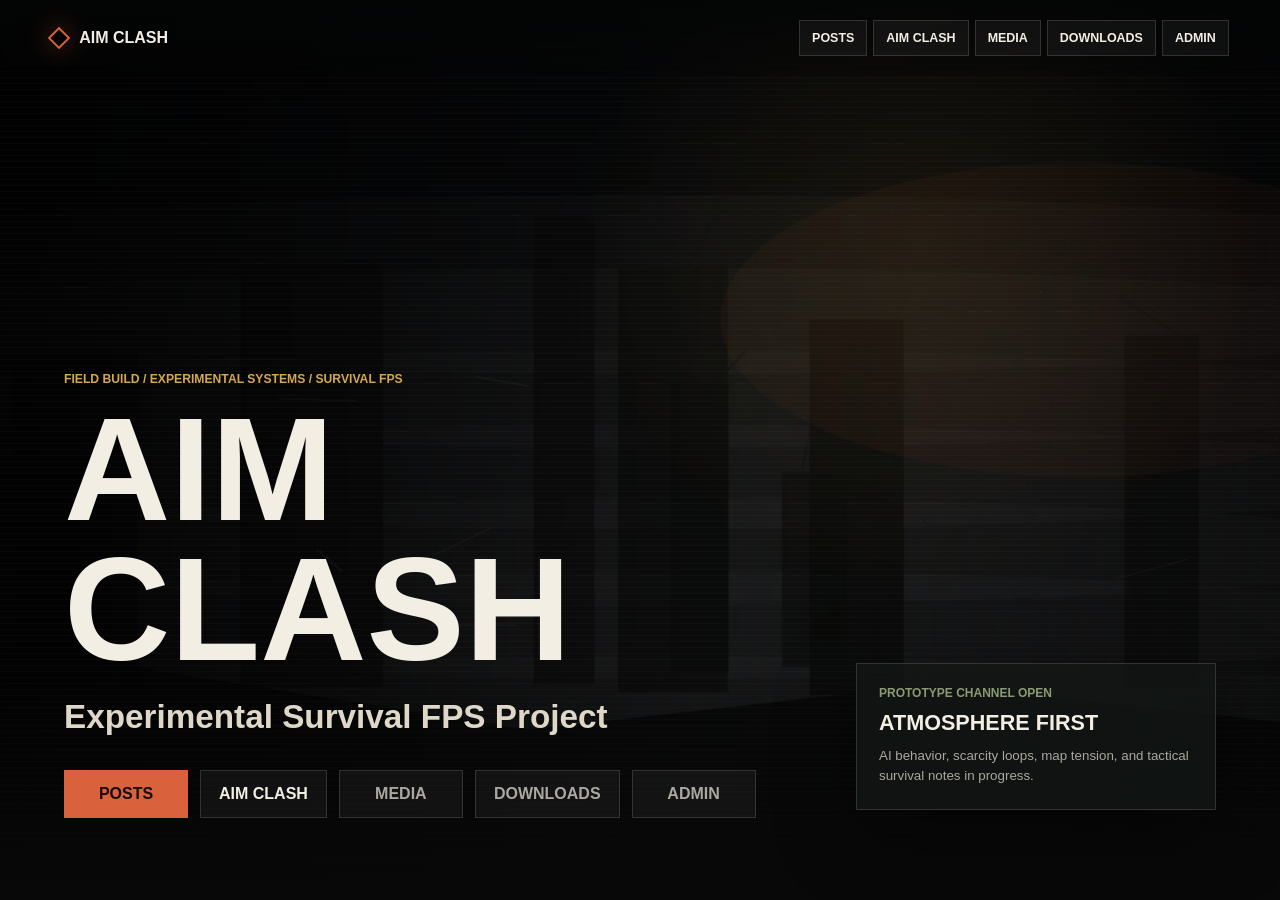
<file: index.html>
<!DOCTYPE html>
<html lang="en">
<head>
  <meta charset="UTF-8">
  <meta name="viewport" content="width=device-width, initial-scale=1.0">
  <meta name="description" content="AIM Clash - Experimental Survival FPS Project">
  <title>AIM Clash | Experimental Survival FPS Project</title>
  <link rel="stylesheet" href="styles.css">
</head>
<body class="home-page">
  <header class="site-header" data-nav>
    <a class="brand" href="index.html" aria-label="AIM Clash home">
      <span class="brand-mark"></span>
      <span>AIM Clash</span>
    </a>
    <button class="nav-toggle" type="button" aria-label="Open navigation" aria-expanded="false">
      <span></span>
      <span></span>
    </button>
    <nav class="site-nav" aria-label="Primary navigation">
      <a href="posts.html">Posts</a>
      <a href="aimclash.html">AIM Clash</a>
      <a href="media.html">Media</a>
      <a href="downloads.html">Downloads</a>
      <a href="admin.html">Admin</a>
    </nav>
  </header>

  <main class="hero">
    <div class="scanlines"></div>
    <section class="hero-content" aria-labelledby="home-title">
      <p class="kicker">Field build / experimental systems / survival FPS</p>
      <h1 id="home-title">AIM Clash</h1>
      <p class="subtitle">Experimental Survival FPS Project</p>
      <div class="hero-actions" aria-label="Primary pages">
        <a class="button primary" href="posts.html">Posts</a>
        <a class="button" href="aimclash.html">AIM Clash</a>
        <a class="button ghost" href="media.html">Media</a>
        <a class="button ghost" href="downloads.html">Downloads</a>
        <a class="button ghost" href="admin.html">Admin</a>
      </div>
    </section>
    <aside class="hero-status" aria-label="Project signal">
      <span>Prototype channel open</span>
      <strong>Atmosphere first</strong>
      <small>AI behavior, scarcity loops, map tension, and tactical survival notes in progress.</small>
    </aside>
  </main>

  <script src="app.js"></script>
</body>
</html>
</file>
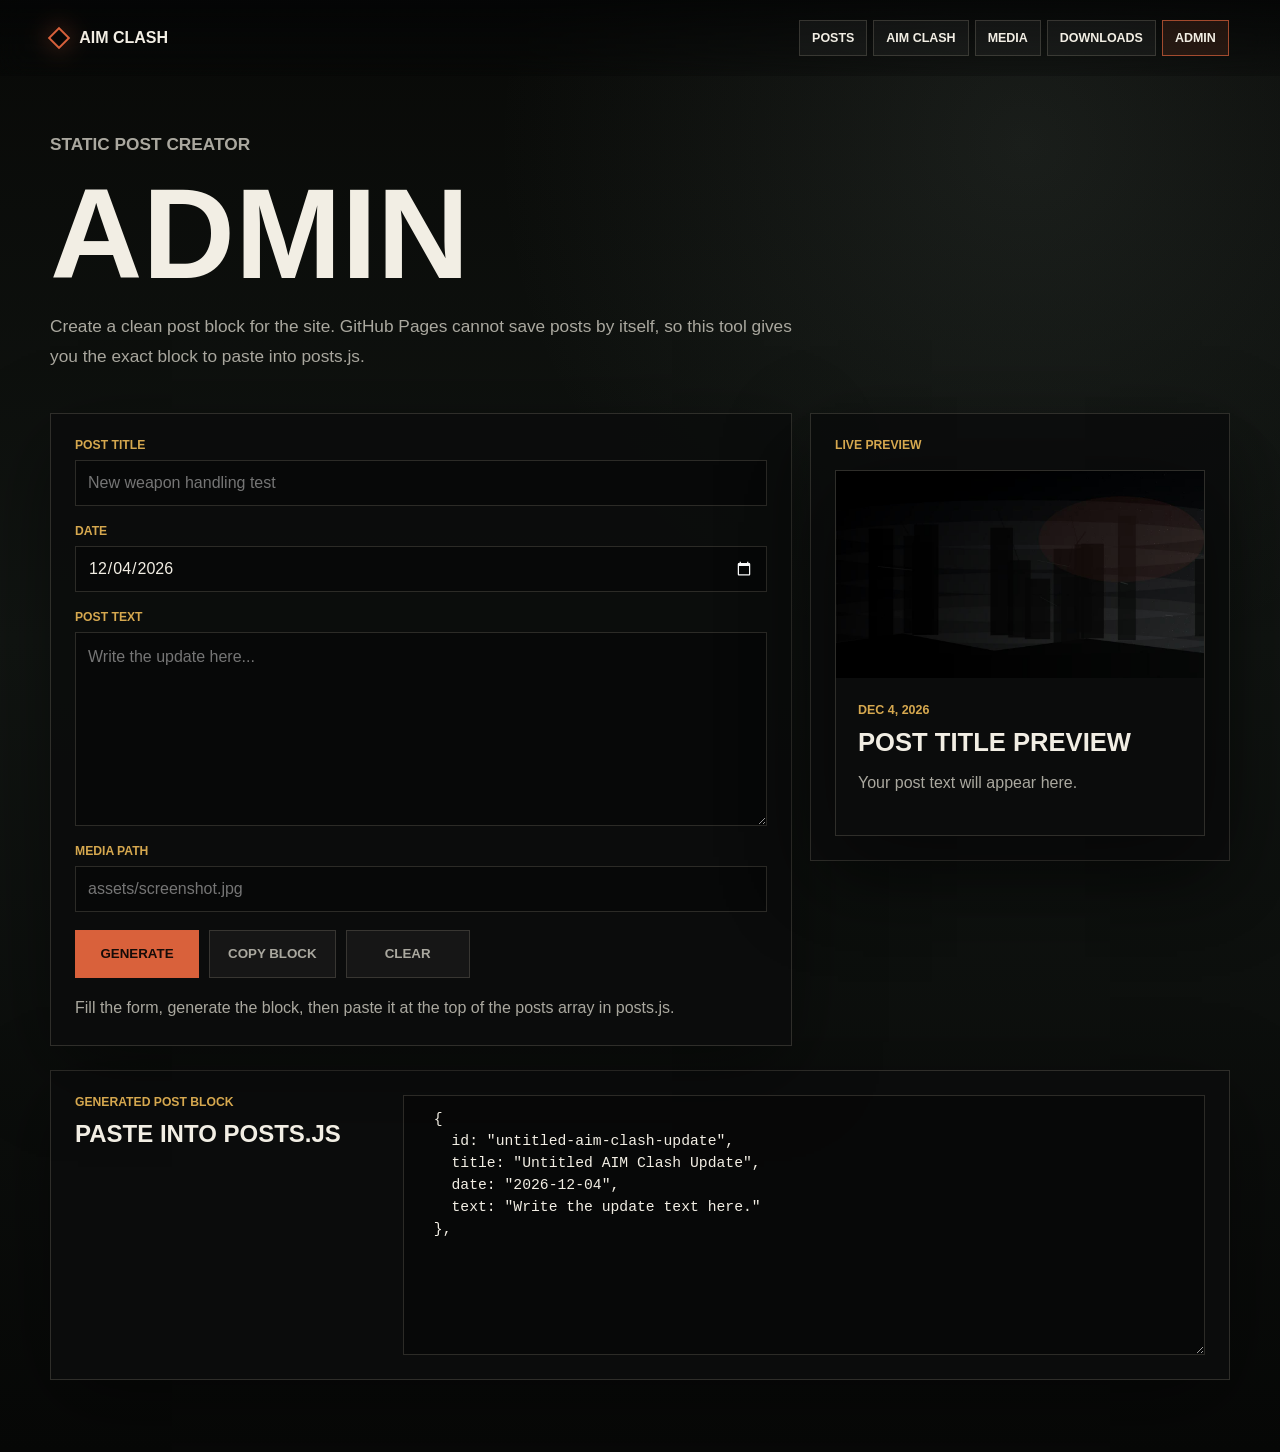
<file: admin.html>
<!DOCTYPE html>
<html lang="en">
<head>
  <meta charset="UTF-8">
  <meta name="viewport" content="width=device-width, initial-scale=1.0">
  <meta name="description" content="Create AIM Clash post blocks for the static GitHub Pages site">
  <title>Admin | AIM Clash</title>
  <link rel="stylesheet" href="styles.css">
</head>
<body>
  <header class="site-header" data-nav>
    <a class="brand" href="index.html" aria-label="AIM Clash home">
      <span class="brand-mark"></span>
      <span>AIM Clash</span>
    </a>
    <button class="nav-toggle" type="button" aria-label="Open navigation" aria-expanded="false">
      <span></span>
      <span></span>
    </button>
    <nav class="site-nav" aria-label="Primary navigation">
      <a href="posts.html">Posts</a>
      <a href="aimclash.html">AIM Clash</a>
      <a href="media.html">Media</a>
      <a href="downloads.html">Downloads</a>
      <a href="admin.html">Admin</a>
    </nav>
  </header>

  <main class="page-shell">
    <section class="page-intro compact">
      <p class="kicker">Static post creator</p>
      <h1>Admin</h1>
      <p>Create a clean post block for the site. GitHub Pages cannot save posts by itself, so this tool gives you the exact block to paste into posts.js.</p>
    </section>

    <section class="admin-layout">
      <form class="admin-panel" id="post-creator">
        <label>
          <span>Post title</span>
          <input name="title" type="text" placeholder="New weapon handling test" required>
        </label>

        <label>
          <span>Date</span>
          <input name="date" type="date" required>
        </label>

        <label>
          <span>Post text</span>
          <textarea name="text" rows="7" placeholder="Write the update here..." required></textarea>
        </label>

        <label>
          <span>Media path</span>
          <input name="media" type="text" placeholder="assets/screenshot.jpg">
        </label>

        <div class="admin-actions">
          <button class="button primary" type="submit">Generate</button>
          <button class="button ghost" type="button" id="copy-post">Copy Block</button>
          <button class="button ghost" type="reset">Clear</button>
        </div>
        <p class="admin-note" id="copy-status">Fill the form, generate the block, then paste it at the top of the posts array in posts.js.</p>
      </form>

      <aside class="admin-preview">
        <p class="kicker">Live preview</p>
        <article class="post-card">
          <img id="preview-image" src="assets/screen-checkpoint.jpg" alt="Post media preview">
          <div class="post-body">
            <time id="preview-date" datetime="">Today</time>
            <h2 id="preview-title">Post title preview</h2>
            <p id="preview-text">Your post text will appear here.</p>
          </div>
        </article>
      </aside>
    </section>

    <section class="code-output-panel">
      <div>
        <p class="kicker">Generated post block</p>
        <h2>Paste Into posts.js</h2>
      </div>
      <textarea id="post-output" readonly spellcheck="false"></textarea>
    </section>
  </main>

  <script src="app.js"></script>
</body>
</html>
</file>
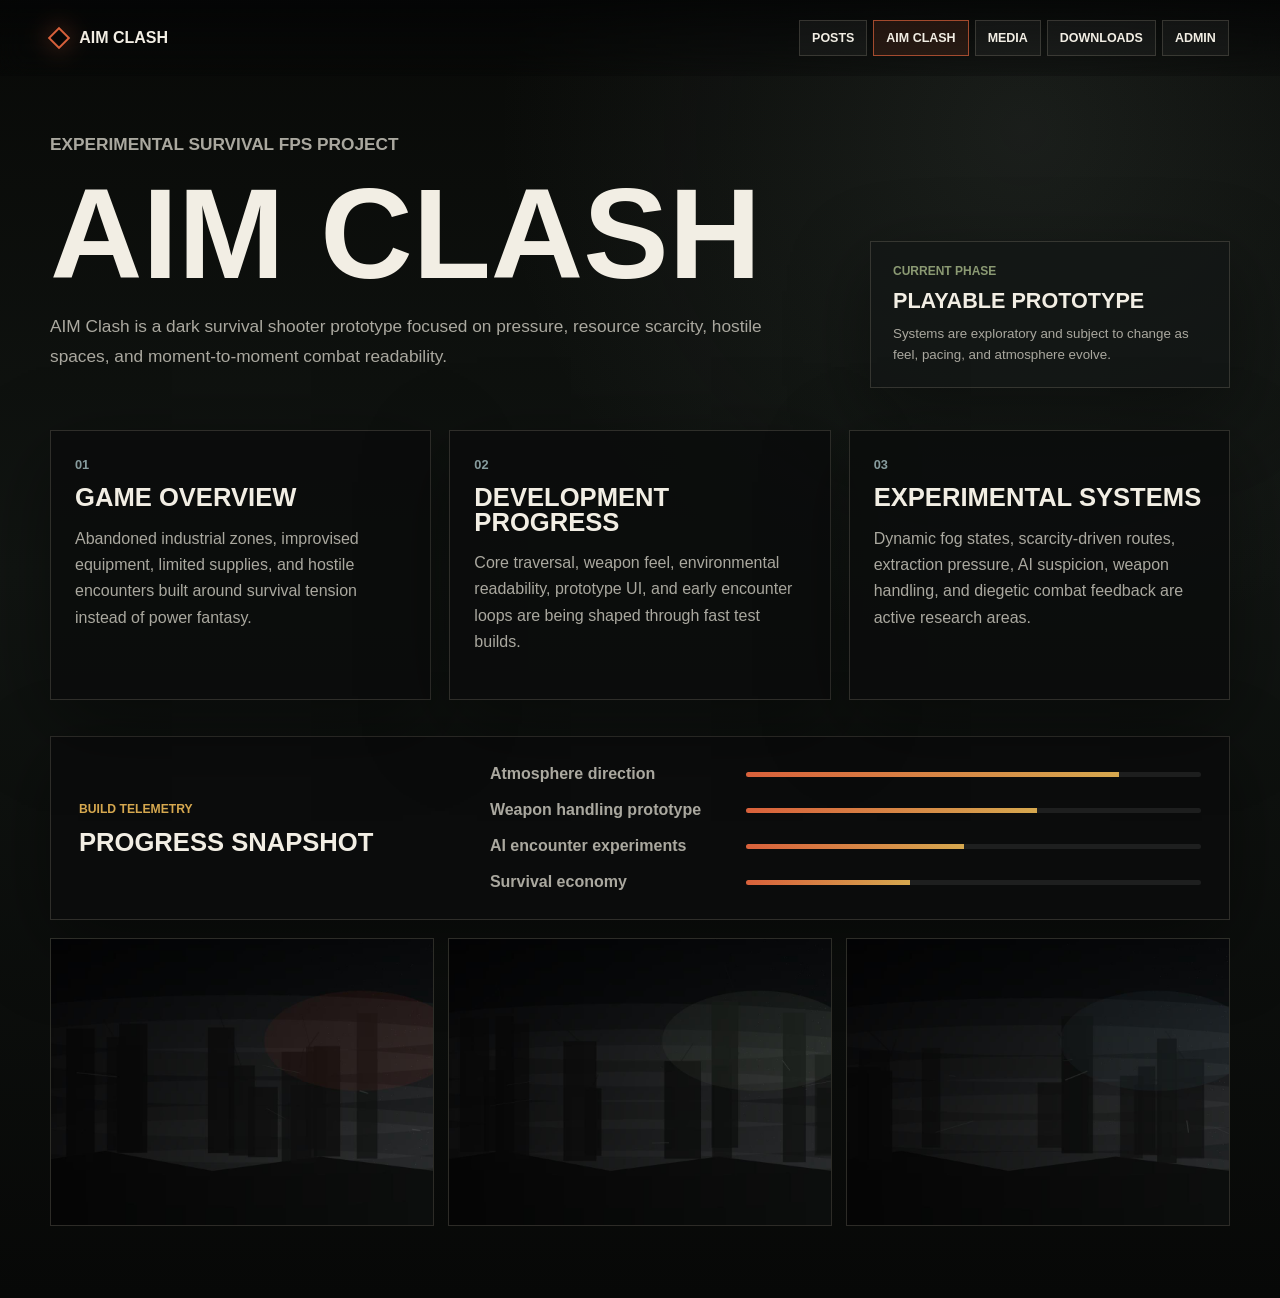
<file: aimclash.html>
<!DOCTYPE html>
<html lang="en">
<head>
  <meta charset="UTF-8">
  <meta name="viewport" content="width=device-width, initial-scale=1.0">
  <meta name="description" content="Overview and development progress for AIM Clash">
  <title>AIM Clash | Project Overview</title>
  <link rel="stylesheet" href="styles.css">
</head>
<body>
  <header class="site-header" data-nav>
    <a class="brand" href="index.html" aria-label="AIM Clash home">
      <span class="brand-mark"></span>
      <span>AIM Clash</span>
    </a>
    <button class="nav-toggle" type="button" aria-label="Open navigation" aria-expanded="false">
      <span></span>
      <span></span>
    </button>
    <nav class="site-nav" aria-label="Primary navigation">
      <a href="posts.html">Posts</a>
      <a href="aimclash.html">AIM Clash</a>
      <a href="media.html">Media</a>
      <a href="downloads.html">Downloads</a>
      <a href="admin.html">Admin</a>
    </nav>
  </header>

  <main class="page-shell">
    <section class="page-intro split">
      <div>
        <p class="kicker">Experimental survival FPS project</p>
        <h1>AIM Clash</h1>
        <p>AIM Clash is a dark survival shooter prototype focused on pressure, resource scarcity, hostile spaces, and moment-to-moment combat readability.</p>
      </div>
      <div class="signal-panel">
        <span>Current phase</span>
        <strong>Playable prototype</strong>
        <small>Systems are exploratory and subject to change as feel, pacing, and atmosphere evolve.</small>
      </div>
    </section>

    <section class="section-band">
      <div class="feature-grid">
        <article class="feature-card">
          <span class="card-number">01</span>
          <h2>Game Overview</h2>
          <p>Abandoned industrial zones, improvised equipment, limited supplies, and hostile encounters built around survival tension instead of power fantasy.</p>
        </article>
        <article class="feature-card">
          <span class="card-number">02</span>
          <h2>Development Progress</h2>
          <p>Core traversal, weapon feel, environmental readability, prototype UI, and early encounter loops are being shaped through fast test builds.</p>
        </article>
        <article class="feature-card">
          <span class="card-number">03</span>
          <h2>Experimental Systems</h2>
          <p>Dynamic fog states, scarcity-driven routes, extraction pressure, AI suspicion, weapon handling, and diegetic combat feedback are active research areas.</p>
        </article>
      </div>
    </section>

    <section class="progress-layout">
      <div>
        <p class="kicker">Build telemetry</p>
        <h2>Progress Snapshot</h2>
      </div>
      <div class="progress-list">
        <div class="progress-row">
          <span>Atmosphere direction</span>
          <meter value="82" min="0" max="100">82%</meter>
        </div>
        <div class="progress-row">
          <span>Weapon handling prototype</span>
          <meter value="64" min="0" max="100">64%</meter>
        </div>
        <div class="progress-row">
          <span>AI encounter experiments</span>
          <meter value="48" min="0" max="100">48%</meter>
        </div>
        <div class="progress-row">
          <span>Survival economy</span>
          <meter value="36" min="0" max="100">36%</meter>
        </div>
      </div>
    </section>

    <section class="screenshot-strip" aria-label="AIM Clash screenshots">
      <img src="assets/screen-checkpoint.jpg" alt="Foggy checkpoint concept scene">
      <img src="assets/screen-industrial-fog.jpg" alt="Industrial ruins concept scene">
      <img src="assets/screen-night-raid.jpg" alt="Night raid concept scene">
    </section>
  </main>

  <script src="app.js"></script>
</body>
</html>
</file>
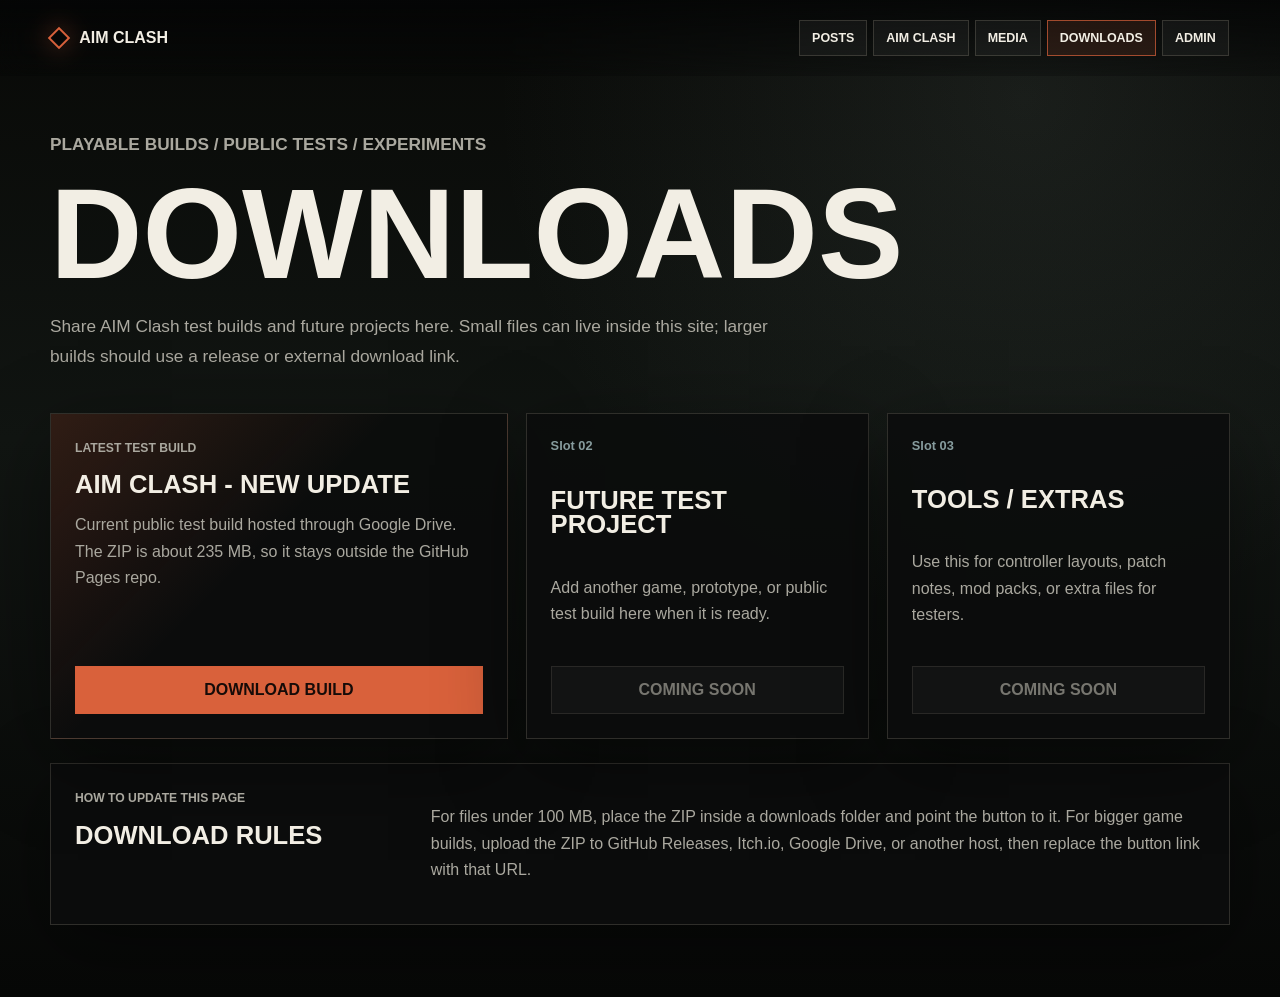
<file: downloads.html>
<!DOCTYPE html>
<html lang="en">
<head>
  <meta charset="UTF-8">
  <meta name="viewport" content="width=device-width, initial-scale=1.0">
  <meta name="description" content="AIM Clash test builds and downloadable experimental projects">
  <title>Downloads | AIM Clash</title>
  <link rel="stylesheet" href="styles.css">
</head>
<body>
  <header class="site-header" data-nav>
    <a class="brand" href="index.html" aria-label="AIM Clash home">
      <span class="brand-mark"></span>
      <span>AIM Clash</span>
    </a>
    <button class="nav-toggle" type="button" aria-label="Open navigation" aria-expanded="false">
      <span></span>
      <span></span>
    </button>
    <nav class="site-nav" aria-label="Primary navigation">
      <a href="posts.html">Posts</a>
      <a href="aimclash.html">AIM Clash</a>
      <a href="media.html">Media</a>
      <a href="downloads.html">Downloads</a>
      <a href="admin.html">Admin</a>
    </nav>
  </header>

  <main class="page-shell">
    <section class="page-intro compact">
      <p class="kicker">Playable builds / public tests / experiments</p>
      <h1>Downloads</h1>
      <p>Share AIM Clash test builds and future projects here. Small files can live inside this site; larger builds should use a release or external download link.</p>
    </section>

    <section class="download-grid" aria-label="Available downloads">
      <article class="download-card featured">
        <div>
          <p class="kicker">Latest test build</p>
          <h2>AIM Clash - New Update</h2>
          <p>Current public test build hosted through Google Drive. The ZIP is about 235 MB, so it stays outside the GitHub Pages repo.</p>
        </div>
        <a class="button primary" href="https://drive.google.com/file/d/1f0Ia5v_MrXXF3KgNPammL4v0i2u0UVE8/view?usp=sharing" target="_blank" rel="noopener">Download Build</a>
      </article>

      <article class="download-card">
        <span class="card-number">Slot 02</span>
        <h2>Future Test Project</h2>
        <p>Add another game, prototype, or public test build here when it is ready.</p>
        <a class="button ghost" href="#" aria-disabled="true">Coming Soon</a>
      </article>

      <article class="download-card">
        <span class="card-number">Slot 03</span>
        <h2>Tools / Extras</h2>
        <p>Use this for controller layouts, patch notes, mod packs, or extra files for testers.</p>
        <a class="button ghost" href="#" aria-disabled="true">Coming Soon</a>
      </article>
    </section>

    <section class="guide-panel">
      <div>
        <p class="kicker">How to update this page</p>
        <h2>Download Rules</h2>
      </div>
      <p>For files under 100 MB, place the ZIP inside a downloads folder and point the button to it. For bigger game builds, upload the ZIP to GitHub Releases, Itch.io, Google Drive, or another host, then replace the button link with that URL.</p>
    </section>
  </main>

  <script src="app.js"></script>
</body>
</html>
</file>
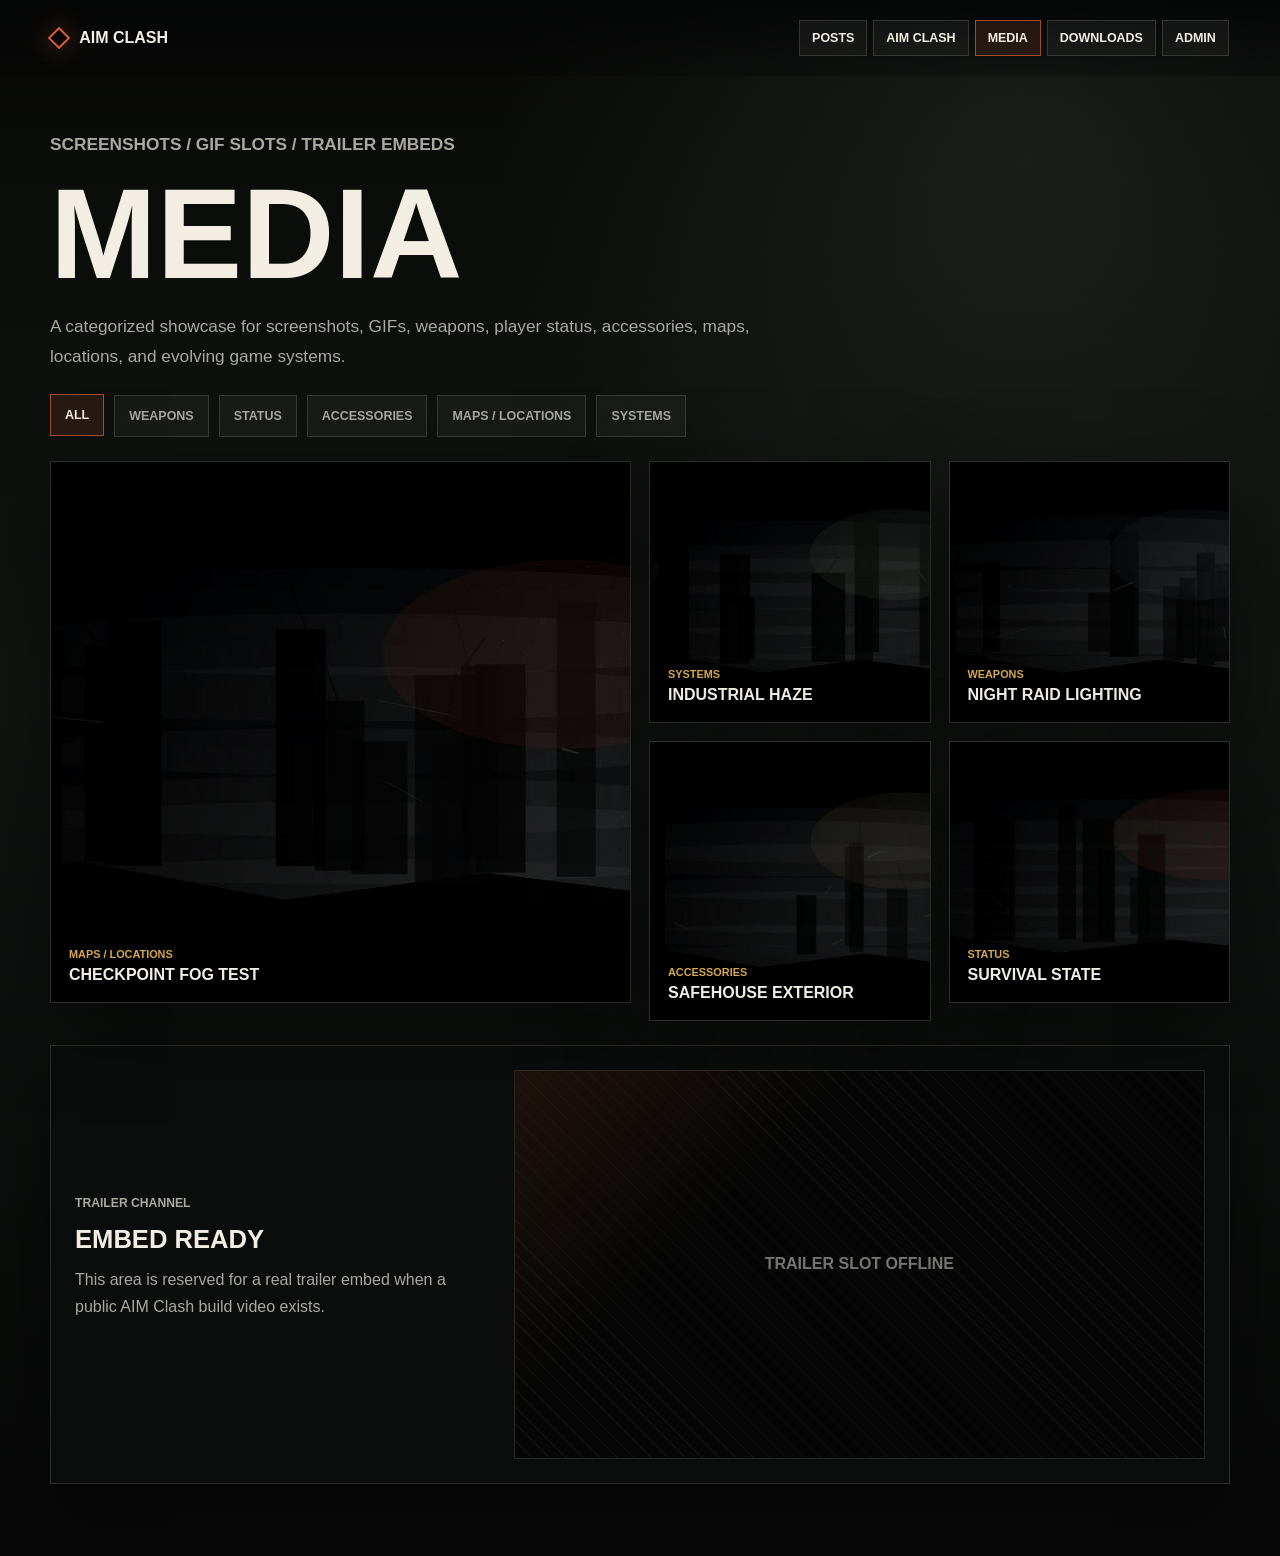
<file: media.html>
<!DOCTYPE html>
<html lang="en">
<head>
  <meta charset="UTF-8">
  <meta name="viewport" content="width=device-width, initial-scale=1.0">
  <meta name="description" content="AIM Clash media gallery">
  <title>Media | AIM Clash</title>
  <link rel="stylesheet" href="styles.css">
</head>
<body>
  <header class="site-header" data-nav>
    <a class="brand" href="index.html" aria-label="AIM Clash home">
      <span class="brand-mark"></span>
      <span>AIM Clash</span>
    </a>
    <button class="nav-toggle" type="button" aria-label="Open navigation" aria-expanded="false">
      <span></span>
      <span></span>
    </button>
    <nav class="site-nav" aria-label="Primary navigation">
      <a href="posts.html">Posts</a>
      <a href="aimclash.html">AIM Clash</a>
      <a href="media.html">Media</a>
      <a href="downloads.html">Downloads</a>
      <a href="admin.html">Admin</a>
    </nav>
  </header>

  <main class="page-shell">
    <section class="page-intro compact">
      <p class="kicker">Screenshots / GIF slots / trailer embeds</p>
      <h1>Media</h1>
      <p>A categorized showcase for screenshots, GIFs, weapons, player status, accessories, maps, locations, and evolving game systems.</p>
    </section>

    <div class="filter-bar" aria-label="Media categories">
      <button class="filter-button active" type="button" data-filter="all">All</button>
      <button class="filter-button" type="button" data-filter="weapons">Weapons</button>
      <button class="filter-button" type="button" data-filter="status">Status</button>
      <button class="filter-button" type="button" data-filter="accessories">Accessories</button>
      <button class="filter-button" type="button" data-filter="maps">Maps / Locations</button>
      <button class="filter-button" type="button" data-filter="systems">Systems</button>
    </div>

    <section class="media-grid" aria-label="AIM Clash media gallery">
      <figure class="media-item large" data-category="maps">
        <img src="assets/screen-checkpoint.jpg" alt="Checkpoint surrounded by heavy fog">
        <figcaption><span>Maps / Locations</span>Checkpoint fog test</figcaption>
      </figure>
      <figure class="media-item" data-category="systems">
        <img src="assets/screen-industrial-fog.jpg" alt="Industrial zone buried in green-gray haze">
        <figcaption><span>Systems</span>Industrial haze</figcaption>
      </figure>
      <figure class="media-item" data-category="weapons">
        <img src="assets/screen-night-raid.jpg" alt="Night raid lighting study">
        <figcaption><span>Weapons</span>Night raid lighting</figcaption>
      </figure>
      <figure class="media-item tall" data-category="accessories">
        <img src="assets/screen-safehouse.jpg" alt="Safehouse at the edge of a ruined district">
        <figcaption><span>Accessories</span>Safehouse exterior</figcaption>
      </figure>
      <figure class="media-item" data-category="status">
        <img src="assets/hero-apocalypse.jpg" alt="Dark survival status concept scene">
        <figcaption><span>Status</span>Survival state</figcaption>
      </figure>
    </section>

    <section class="trailer-slot" aria-label="Trailer embed slot">
      <div>
        <p class="kicker">Trailer channel</p>
        <h2>Embed Ready</h2>
        <p>This area is reserved for a real trailer embed when a public AIM Clash build video exists.</p>
      </div>
      <div class="video-frame">
        <span>Trailer slot offline</span>
      </div>
    </section>
  </main>

  <script src="app.js"></script>
</body>
</html>
</file>
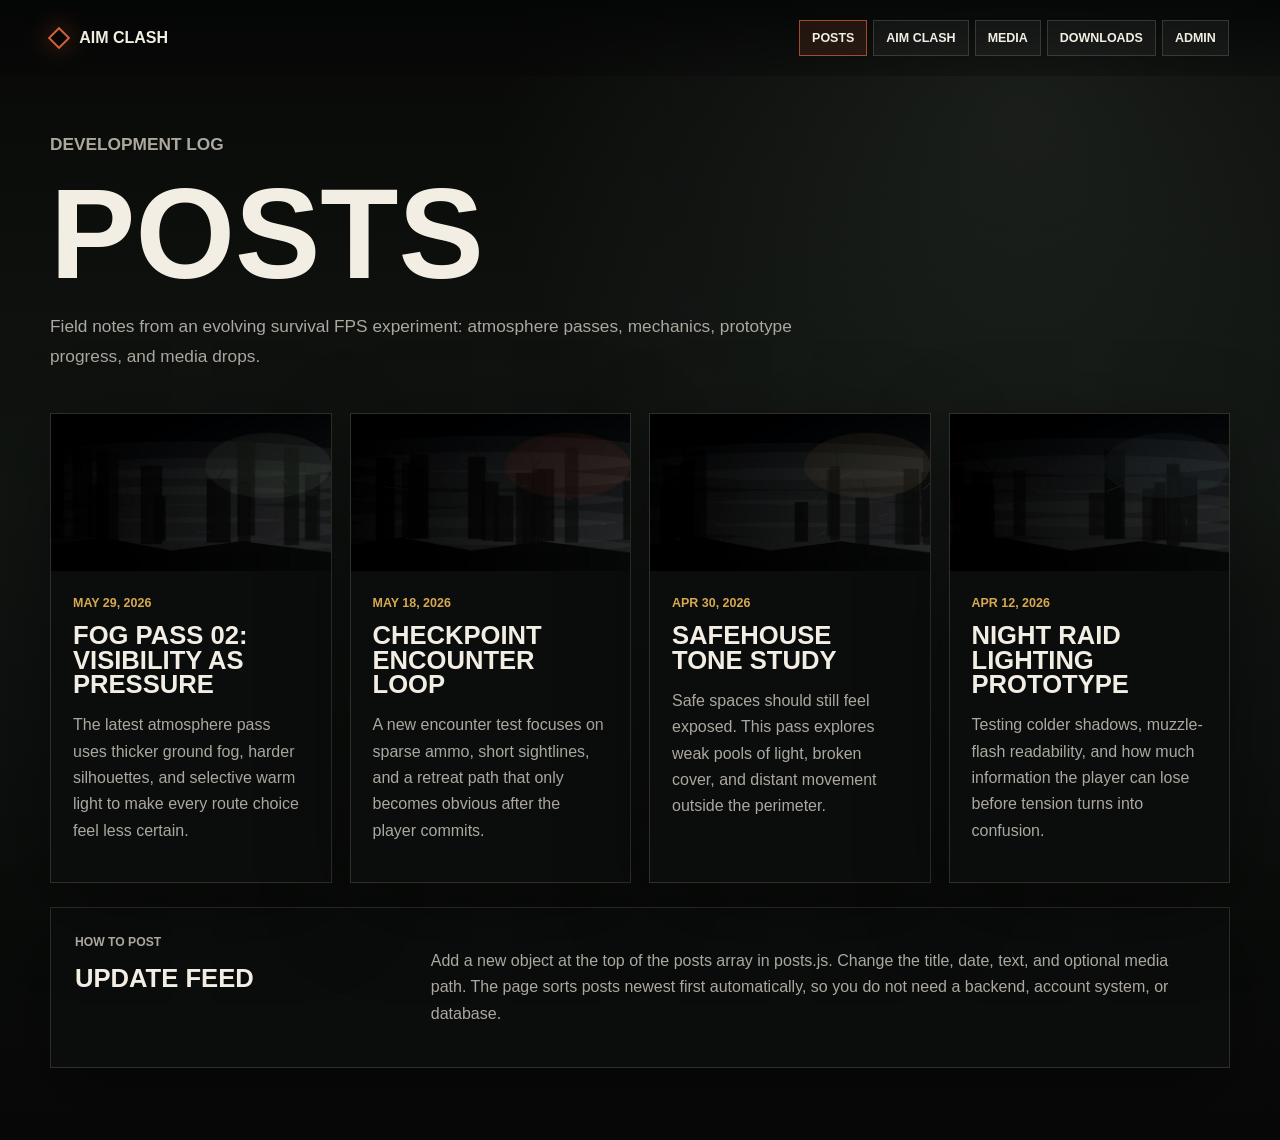
<file: posts.html>
<!DOCTYPE html>
<html lang="en">
<head>
  <meta charset="UTF-8">
  <meta name="viewport" content="width=device-width, initial-scale=1.0">
  <meta name="description" content="AIM Clash development posts and field notes">
  <title>Posts | AIM Clash</title>
  <link rel="stylesheet" href="styles.css">
</head>
<body>
  <header class="site-header" data-nav>
    <a class="brand" href="index.html" aria-label="AIM Clash home">
      <span class="brand-mark"></span>
      <span>AIM Clash</span>
    </a>
    <button class="nav-toggle" type="button" aria-label="Open navigation" aria-expanded="false">
      <span></span>
      <span></span>
    </button>
    <nav class="site-nav" aria-label="Primary navigation">
      <a href="posts.html">Posts</a>
      <a href="aimclash.html">AIM Clash</a>
      <a href="media.html">Media</a>
      <a href="downloads.html">Downloads</a>
      <a href="admin.html">Admin</a>
    </nav>
  </header>

  <main class="page-shell">
    <section class="page-intro compact">
      <p class="kicker">Development log</p>
      <h1>Posts</h1>
      <p>Field notes from an evolving survival FPS experiment: atmosphere passes, mechanics, prototype progress, and media drops.</p>
    </section>

    <section class="posts-grid" id="posts-root" aria-live="polite"></section>

    <section class="guide-panel">
      <div>
        <p class="kicker">How to post</p>
        <h2>Update Feed</h2>
      </div>
      <p>Add a new object at the top of the posts array in posts.js. Change the title, date, text, and optional media path. The page sorts posts newest first automatically, so you do not need a backend, account system, or database.</p>
    </section>
  </main>

  <script src="posts.js"></script>
  <script src="app.js"></script>
</body>
</html>
</file>
<file: styles.css>
:root {
  color-scheme: dark;
  --bg: #070807;
  --bg-soft: #101412;
  --panel: rgba(19, 23, 21, 0.78);
  --panel-strong: rgba(11, 13, 12, 0.92);
  --line: rgba(224, 214, 188, 0.17);
  --text: #f2eee4;
  --muted: #aaa89f;
  --faint: #74766f;
  --ember: #d9613b;
  --amber: #d6a84f;
  --moss: #8b9a73;
  --steel: #879c9e;
  --shadow: 0 24px 80px rgba(0, 0, 0, 0.42);
  --header-height: 76px;
}

* {
  box-sizing: border-box;
}

html {
  min-height: 100%;
  background: var(--bg);
}

body {
  min-height: 100vh;
  margin: 0;
  font-family: Arial, Helvetica, sans-serif;
  color: var(--text);
  background:
    radial-gradient(circle at 80% 10%, rgba(133, 151, 141, 0.13), transparent 33rem),
    linear-gradient(180deg, #080907 0%, #111512 44%, #070807 100%);
  letter-spacing: 0;
}

body::before {
  position: fixed;
  inset: 0;
  z-index: -2;
  content: "";
  background-image: url("assets/hero-apocalypse.jpg");
  background-size: cover;
  background-position: center;
  opacity: 0.22;
  filter: saturate(0.72) contrast(1.08);
}

body::after {
  position: fixed;
  inset: 0;
  z-index: -1;
  pointer-events: none;
  content: "";
  background:
    linear-gradient(90deg, rgba(0, 0, 0, 0.72), transparent 33%, rgba(0, 0, 0, 0.42)),
    repeating-linear-gradient(0deg, rgba(255, 255, 255, 0.035) 0 1px, transparent 1px 5px);
  mix-blend-mode: normal;
}

a {
  color: inherit;
  text-decoration: none;
}

img {
  display: block;
  max-width: 100%;
}

.site-header {
  position: fixed;
  top: 0;
  left: 0;
  right: 0;
  z-index: 20;
  display: flex;
  align-items: center;
  justify-content: space-between;
  min-height: var(--header-height);
  padding: 18px clamp(18px, 4vw, 58px);
  background: linear-gradient(180deg, rgba(4, 5, 5, 0.86), rgba(4, 5, 5, 0.24));
  backdrop-filter: blur(14px);
}

.brand {
  display: inline-flex;
  align-items: center;
  gap: 12px;
  font-weight: 800;
  text-transform: uppercase;
}

.brand-mark {
  width: 16px;
  height: 16px;
  border: 2px solid var(--ember);
  transform: rotate(45deg);
  box-shadow: 0 0 24px rgba(217, 97, 59, 0.45);
}

.site-nav {
  display: flex;
  align-items: center;
  gap: 6px;
}

.site-nav a,
.button {
  border: 1px solid var(--line);
  background: rgba(255, 255, 255, 0.045);
  color: var(--text);
  transition: transform 180ms ease, border-color 180ms ease, background 180ms ease, color 180ms ease;
}

.site-nav a {
  padding: 10px 12px;
  font-size: 0.78rem;
  font-weight: 800;
  text-transform: uppercase;
  white-space: nowrap;
}

.site-nav a:hover,
.site-nav a[aria-current="page"] {
  border-color: rgba(217, 97, 59, 0.7);
  background: rgba(217, 97, 59, 0.12);
}

.nav-toggle {
  display: none;
  width: 44px;
  height: 44px;
  border: 1px solid var(--line);
  background: rgba(255, 255, 255, 0.06);
}

.nav-toggle span {
  display: block;
  width: 18px;
  height: 2px;
  margin: 5px auto;
  background: var(--text);
}

.hero {
  position: relative;
  display: grid;
  grid-template-columns: minmax(0, 1fr) minmax(240px, 360px);
  align-content: end;
  align-items: end;
  min-height: 100vh;
  padding: calc(var(--header-height) + 42px) clamp(20px, 5vw, 76px) clamp(28px, 7vw, 82px);
  overflow: hidden;
  background:
    linear-gradient(90deg, rgba(0, 0, 0, 0.78), rgba(0, 0, 0, 0.22) 54%, rgba(0, 0, 0, 0.62)),
    url("assets/hero-apocalypse.jpg") center / cover no-repeat;
}

.hero::after {
  position: absolute;
  inset: auto 0 0;
  height: 28vh;
  content: "";
  background: linear-gradient(0deg, rgba(7, 8, 7, 0.96), transparent);
}

.scanlines {
  position: absolute;
  inset: 0;
  pointer-events: none;
  background:
    radial-gradient(circle at 72% 28%, rgba(214, 168, 79, 0.11), transparent 22rem),
    repeating-linear-gradient(0deg, rgba(255, 255, 255, 0.03) 0 1px, transparent 1px 6px);
  opacity: 0.8;
}

.hero-content,
.hero-status {
  position: relative;
  z-index: 2;
}

.kicker {
  margin: 0 0 14px;
  color: var(--amber);
  font-size: 0.76rem;
  font-weight: 800;
  text-transform: uppercase;
}

h1,
h2 {
  margin: 0;
  line-height: 0.95;
  text-transform: uppercase;
}

h1 {
  max-width: 920px;
  font-size: clamp(4rem, 11.5vw, 10.5rem);
  font-weight: 900;
}

.subtitle {
  max-width: 760px;
  margin: 18px 0 0;
  color: #dfd7c8;
  font-size: clamp(1.15rem, 2.6vw, 2.2rem);
  font-weight: 700;
}

.hero-actions {
  display: flex;
  flex-wrap: wrap;
  gap: 12px;
  margin-top: 34px;
}

.button {
  display: inline-flex;
  align-items: center;
  justify-content: center;
  min-height: 48px;
  min-width: 124px;
  padding: 0 18px;
  font-weight: 800;
  text-transform: uppercase;
  text-align: center;
}

.button:hover {
  transform: translateY(-2px);
  border-color: rgba(217, 97, 59, 0.9);
  background: rgba(217, 97, 59, 0.16);
}

.button.primary {
  border-color: rgba(217, 97, 59, 0.9);
  background: var(--ember);
  color: #160b08;
}

.button.ghost {
  color: var(--muted);
}

.hero-status,
.signal-panel {
  border: 1px solid var(--line);
  background: var(--panel);
  box-shadow: var(--shadow);
}

.hero-status {
  display: grid;
  gap: 10px;
  padding: 22px;
  margin-bottom: 8px;
}

.hero-status span,
.signal-panel span {
  color: var(--moss);
  font-size: 0.75rem;
  font-weight: 800;
  text-transform: uppercase;
}

.hero-status strong,
.signal-panel strong {
  font-size: 1.35rem;
  text-transform: uppercase;
}

.hero-status small,
.signal-panel small {
  color: var(--muted);
  line-height: 1.55;
}

.page-shell {
  width: min(1180px, calc(100% - 36px));
  margin: 0 auto;
  padding: calc(var(--header-height) + 54px) 0 72px;
}

.page-intro {
  margin-bottom: 42px;
}

.page-intro.compact {
  max-width: 790px;
}

.page-intro.split {
  display: grid;
  grid-template-columns: minmax(0, 1fr) minmax(240px, 360px);
  gap: 28px;
  align-items: end;
}

.page-intro h1 {
  font-size: clamp(3.5rem, 11vw, 8rem);
}

.page-intro p {
  max-width: 760px;
  color: var(--muted);
  font-size: 1.08rem;
  line-height: 1.7;
}

.signal-panel {
  display: grid;
  gap: 10px;
  padding: 22px;
}

.posts-grid,
.feature-grid,
.media-grid,
.download-grid,
.admin-layout {
  display: grid;
  gap: 18px;
}

.posts-grid {
  grid-template-columns: repeat(auto-fit, minmax(270px, 1fr));
}

.post-card,
.feature-card,
.media-item,
.download-card,
.admin-panel,
.admin-preview,
.code-output-panel,
.guide-panel,
.trailer-slot,
.progress-layout {
  border: 1px solid var(--line);
  background: var(--panel-strong);
  box-shadow: var(--shadow);
}

.post-card {
  overflow: hidden;
  transition: transform 180ms ease, border-color 180ms ease;
}

.post-card:hover {
  transform: translateY(-4px);
  border-color: rgba(217, 97, 59, 0.55);
}

.post-card img {
  width: 100%;
  aspect-ratio: 16 / 9;
  object-fit: cover;
  filter: saturate(0.8) contrast(1.06);
}

.post-body {
  padding: 22px;
}

.post-body time {
  color: var(--amber);
  font-size: 0.78rem;
  font-weight: 800;
  text-transform: uppercase;
}

.post-body h2,
.feature-card h2,
.progress-layout h2,
.trailer-slot h2 {
  margin-top: 12px;
  font-size: clamp(1.3rem, 2vw, 1.9rem);
}

.post-body p,
.feature-card p,
.trailer-slot p {
  color: var(--muted);
  line-height: 1.65;
}

.section-band {
  margin: 36px 0;
}

.feature-grid {
  grid-template-columns: repeat(3, 1fr);
}

.feature-card {
  min-height: 270px;
  padding: 24px;
}

.card-number {
  color: var(--steel);
  font-size: 0.8rem;
  font-weight: 900;
}

.progress-layout {
  display: grid;
  grid-template-columns: 0.7fr 1.3fr;
  gap: 28px;
  align-items: center;
  padding: 28px;
  margin: 18px 0;
}

.progress-list {
  display: grid;
  gap: 18px;
}

.progress-row {
  display: grid;
  grid-template-columns: minmax(150px, 240px) 1fr;
  gap: 16px;
  align-items: center;
  color: var(--muted);
  font-weight: 700;
}

meter {
  width: 100%;
  height: 10px;
}

meter::-webkit-meter-bar {
  border: 0;
  background: rgba(255, 255, 255, 0.08);
}

meter::-webkit-meter-optimum-value {
  background: linear-gradient(90deg, var(--ember), var(--amber));
}

.screenshot-strip {
  display: grid;
  grid-template-columns: repeat(3, 1fr);
  gap: 14px;
  margin-top: 18px;
}

.screenshot-strip img {
  width: 100%;
  aspect-ratio: 4 / 3;
  object-fit: cover;
  border: 1px solid var(--line);
}

.media-grid {
  grid-template-columns: repeat(4, 1fr);
  grid-auto-flow: dense;
}

.filter-bar {
  display: flex;
  flex-wrap: wrap;
  gap: 10px;
  margin: -18px 0 24px;
}

.filter-button {
  min-height: 42px;
  padding: 0 14px;
  border: 1px solid var(--line);
  background: rgba(255, 255, 255, 0.045);
  color: var(--muted);
  font: inherit;
  font-size: 0.78rem;
  font-weight: 800;
  text-transform: uppercase;
  cursor: pointer;
  transition: transform 180ms ease, border-color 180ms ease, background 180ms ease, color 180ms ease;
}

.filter-button:hover,
.filter-button.active {
  transform: translateY(-1px);
  border-color: rgba(217, 97, 59, 0.72);
  background: rgba(217, 97, 59, 0.13);
  color: var(--text);
}

.media-item {
  position: relative;
  min-height: 260px;
  margin: 0;
  overflow: hidden;
}

.media-item[hidden] {
  display: none;
}

.media-item.large {
  grid-column: span 2;
  grid-row: span 2;
}

.media-item.tall {
  grid-row: span 2;
}

.media-item img {
  width: 100%;
  height: 100%;
  min-height: 260px;
  object-fit: cover;
  transition: transform 260ms ease, filter 260ms ease;
  filter: saturate(0.72) contrast(1.1);
}

.media-item:hover img {
  transform: scale(1.04);
  filter: saturate(0.95) contrast(1.14);
}

.media-item figcaption {
  position: absolute;
  left: 0;
  right: 0;
  bottom: 0;
  padding: 18px;
  background: linear-gradient(0deg, rgba(0, 0, 0, 0.82), transparent);
  color: var(--text);
  font-weight: 800;
  text-transform: uppercase;
}

.media-item figcaption span {
  display: block;
  margin-bottom: 6px;
  color: var(--amber);
  font-size: 0.68rem;
}

.download-grid {
  grid-template-columns: 1.2fr 0.9fr 0.9fr;
}

.download-card {
  display: grid;
  align-content: space-between;
  gap: 22px;
  min-height: 280px;
  padding: 24px;
}

.download-card.featured {
  background:
    linear-gradient(135deg, rgba(217, 97, 59, 0.18), transparent 44%),
    var(--panel-strong);
}

.download-card h2,
.guide-panel h2 {
  margin-top: 12px;
  font-size: clamp(1.3rem, 2vw, 2rem);
}

.download-card p,
.guide-panel p {
  color: var(--muted);
  line-height: 1.65;
}

.download-card .button[aria-disabled="true"] {
  pointer-events: none;
  opacity: 0.68;
}

.guide-panel {
  display: grid;
  grid-template-columns: 0.6fr 1.4fr;
  gap: 24px;
  margin-top: 24px;
  padding: 24px;
}

.admin-layout {
  grid-template-columns: minmax(0, 1fr) minmax(280px, 420px);
  align-items: start;
}

.admin-panel,
.admin-preview,
.code-output-panel {
  padding: 24px;
}

.admin-panel {
  display: grid;
  gap: 18px;
}

.admin-panel label {
  display: grid;
  gap: 8px;
}

.admin-panel label span {
  color: var(--amber);
  font-size: 0.76rem;
  font-weight: 800;
  text-transform: uppercase;
}

.admin-panel input,
.admin-panel textarea,
.code-output-panel textarea {
  width: 100%;
  border: 1px solid var(--line);
  background: rgba(0, 0, 0, 0.35);
  color: var(--text);
  font: inherit;
  line-height: 1.5;
  outline: none;
}

.admin-panel input {
  min-height: 46px;
  padding: 0 12px;
}

.admin-panel textarea,
.code-output-panel textarea {
  min-height: 150px;
  padding: 12px;
  resize: vertical;
}

.admin-panel input:focus,
.admin-panel textarea:focus,
.code-output-panel textarea:focus {
  border-color: rgba(217, 97, 59, 0.82);
  box-shadow: 0 0 0 3px rgba(217, 97, 59, 0.14);
}

.admin-actions {
  display: flex;
  flex-wrap: wrap;
  gap: 10px;
}

.admin-note {
  margin: 0;
  color: var(--muted);
  line-height: 1.55;
}

.admin-preview .post-card {
  margin-top: 18px;
}

.code-output-panel {
  display: grid;
  grid-template-columns: 0.55fr 1.45fr;
  gap: 24px;
  margin-top: 24px;
}

.code-output-panel textarea {
  min-height: 260px;
  font-family: Consolas, "Courier New", monospace;
  font-size: 0.92rem;
}

.trailer-slot {
  display: grid;
  grid-template-columns: 0.75fr 1.25fr;
  gap: 24px;
  align-items: center;
  padding: 24px;
  margin-top: 24px;
}

.video-frame {
  position: relative;
  aspect-ratio: 16 / 9;
  overflow: hidden;
  border: 1px solid var(--line);
  background: #050605;
}

.video-frame span {
  position: absolute;
  inset: 0;
  display: grid;
  place-items: center;
  width: 100%;
  height: 100%;
  color: var(--faint);
  font-weight: 800;
  text-transform: uppercase;
  background:
    linear-gradient(135deg, rgba(217, 97, 59, 0.12), transparent 32%),
    repeating-linear-gradient(45deg, rgba(255, 255, 255, 0.035) 0 1px, transparent 1px 12px);
}

@media (max-width: 1080px) {
  .site-header {
    padding-inline: 20px;
  }

  .site-nav a {
    padding-inline: 9px;
    font-size: 0.72rem;
  }

  h1 {
    font-size: clamp(3.8rem, 10vw, 7.2rem);
  }
}

@media (max-width: 860px) {
  .nav-toggle {
    display: block;
  }

  .site-nav {
    position: absolute;
    top: calc(100% - 8px);
    left: 18px;
    right: 18px;
    display: none;
    grid-template-columns: 1fr;
    padding: 10px;
    background: rgba(7, 8, 7, 0.96);
    border: 1px solid var(--line);
  }

  .nav-open .site-nav {
    display: grid;
  }

  .site-nav a {
    padding: 14px;
  }

  .hero,
  .page-intro.split,
  .progress-layout,
  .trailer-slot {
    grid-template-columns: 1fr;
  }

  .hero {
    align-items: end;
    padding-top: 128px;
  }

  .hero-status {
    margin-top: 42px;
  }

  .feature-grid,
  .screenshot-strip,
  .media-grid,
  .download-grid,
  .admin-layout,
  .code-output-panel,
  .guide-panel {
    grid-template-columns: 1fr;
  }

  .media-item.large,
  .media-item.tall {
    grid-column: auto;
    grid-row: auto;
  }
}

@media (max-width: 560px) {
  .page-shell {
    width: min(100% - 28px, 1180px);
    padding-bottom: 48px;
  }

  h1 {
    font-size: clamp(3.4rem, 19vw, 5.6rem);
  }

  .hero-actions {
    display: grid;
    grid-template-columns: 1fr;
  }

  .button {
    width: 100%;
  }

  .progress-row {
    grid-template-columns: 1fr;
    gap: 8px;
  }
}
</file>
